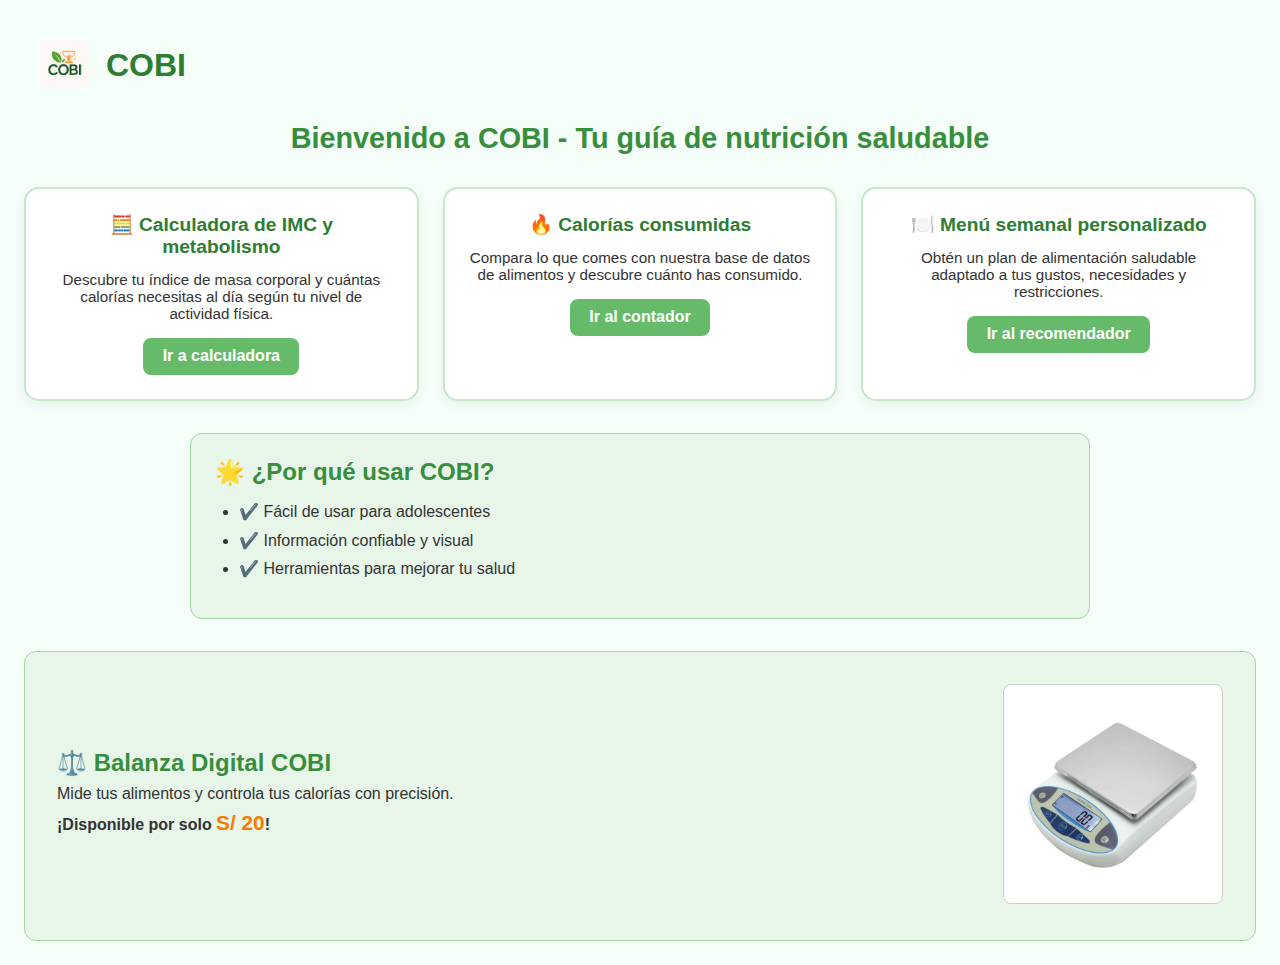
<file: index.html>
<!DOCTYPE html>
<html lang="es">
<head>
  <meta charset="UTF-8" />
  <meta name="viewport" content="width=device-width, initial-scale=1.0"/>
  <title>Inicio - COBI</title>
  <link rel="stylesheet" href="inicio.css" />
</head>
<body>

  <header class="cabecera-cobi">
    <img src="logo-cobi.png.png" alt="Logo COBI" class="logo-cobi" />
    <h1>COBI</h1>
  </header>

  <h2 class="titulo-principal">Bienvenido a COBI - Tu guía de nutrición saludable</h2>

  <section class="secciones">
    <div class="tarjeta">
      <h2>🧮 Calculadora de IMC y metabolismo</h2>
      <p>Descubre tu índice de masa corporal y cuántas calorías necesitas al día según tu nivel de actividad física.</p>
      <a href="calculadora_imc.html">Ir a calculadora</a>
    </div>

    <div class="tarjeta">
      <h2>🔥 Calorías consumidas</h2>
      <p>Compara lo que comes con nuestra base de datos de alimentos y descubre cuánto has consumido.</p>
      <a href="calorias_consumidas.html">Ir al contador</a>
    </div>

    <div class="tarjeta">
      <h2>🍽️ Menú semanal personalizado</h2>
      <p>Obtén un plan de alimentación saludable adaptado a tus gustos, necesidades y restricciones.</p>
      <a href="menu_semanal.html">Ir al recomendador</a>
    </div>
  </section>

  <section class="ventajas">
    <h2>🌟 ¿Por qué usar COBI?</h2>
    <ul>
      <li>✔️ Fácil de usar para adolescentes</li>
      <li>✔️ Información confiable y visual</li>
      <li>✔️ Herramientas para mejorar tu salud</li>
    </ul>
  </section>

  <!-- Nueva sección de balanza -->
  <section class="promo-balanza">
    <div class="balanza-texto">
      <h2>⚖️ Balanza Digital COBI</h2>
      <p>Mide tus alimentos y controla tus calorías con precisión.</p>
      <p><strong>¡Disponible por solo <span class="precio">S/ 20</span>!</strong></p>
    </div>
    <div class="balanza-imagen">
      <img src="balanza.png" alt="Balanza COBI" />
    </div>
  </section>

</body>
</html>
</file>
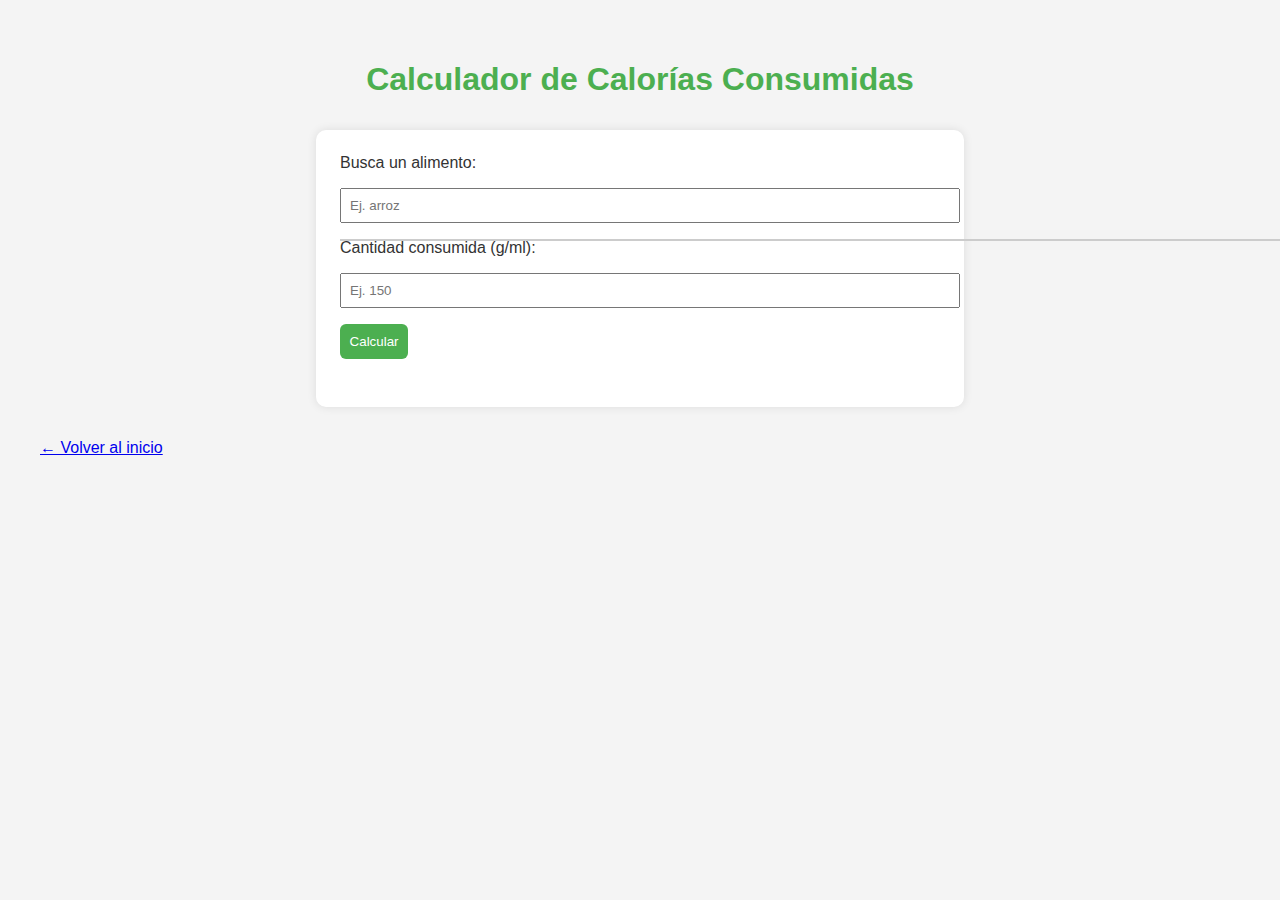
<file: calorias_consumidas.html>
<!DOCTYPE html>
<html lang="es">
<head>
  <meta charset="UTF-8">
  <meta name="viewport" content="width=device-width, initial-scale=1.0">
  <title>Calculador de Calorías - COBI</title>
  <style>
    body {
      font-family: "Segoe UI", sans-serif;
      background-color: #f4f4f4;
      padding: 2rem;
      color: #333;
    }

    h1 {
      text-align: center;
      color: #4caf50;
    }

    form {
      max-width: 600px;
      margin: 2rem auto;
      background: white;
      padding: 1.5rem;
      border-radius: 10px;
      box-shadow: 0 0 10px rgba(0,0,0,0.1);
    }

    label, input {
      display: block;
      width: 100%;
      margin-bottom: 1rem;
    }

    input[type="text"], input[type="number"] {
      padding: 0.5rem;
    }

    ul#sugerencias {
      list-style: none;
      padding: 0;
      margin: 0;
      background: white;
      border: 1px solid #ccc;
      max-height: 120px;
      overflow-y: auto;
      position: absolute;
      z-index: 1;
      width: calc(100% - 3rem);
    }

    ul#sugerencias li {
      padding: 0.5rem;
      cursor: pointer;
    }

    ul#sugerencias li:hover {
      background-color: #e0e0e0;
    }

    button {
      padding: 0.6rem;
      background-color: #4caf50;
      color: white;
      border: none;
      border-radius: 6px;
      cursor: pointer;
    }

    .resultado {
      text-align: center;
      margin-top: 1.5rem;
      font-weight: bold;
    }
  </style>
</head>
<body>
  <h1>Calculador de Calorías Consumidas</h1>

  <form id="formularioCalorias" autocomplete="off">
    <label for="alimento">Busca un alimento:</label>
    <input type="text" id="alimento" placeholder="Ej. arroz">
    <ul id="sugerencias"></ul>

    <label for="cantidad">Cantidad consumida (g/ml):</label>
    <input type="number" id="cantidad" required placeholder="Ej. 150">

    <button type="submit">Calcular</button>

    <div class="resultado" id="resultado"></div>
  </form>

  <script>
    let datosAlimentos = {};

    // Cargar el JSON
    fetch('alimentos.json')
      .then(res => res.json())
      .then(data => {
        datosAlimentos = data;
      });

    const alimentoInput = document.getElementById("alimento");
    const sugerencias = document.getElementById("sugerencias");

    alimentoInput.addEventListener("input", function () {
      const texto = this.value.toLowerCase();
      sugerencias.innerHTML = "";
      if (texto.length === 0) return;

      Object.keys(datosAlimentos).forEach(nombre => {
        if (nombre.includes(texto)) {
          const li = document.createElement("li");
          li.textContent = nombre;
          li.onclick = () => {
            alimentoInput.value = nombre;
            sugerencias.innerHTML = "";
          };
          sugerencias.appendChild(li);
        }
      });
    });

    document.getElementById("formularioCalorias").addEventListener("submit", function (e) {
      e.preventDefault();
      const nombre = alimentoInput.value.toLowerCase();
      const cantidad = parseFloat(document.getElementById("cantidad").value);

      if (!datosAlimentos[nombre]) {
        document.getElementById("resultado").innerText = "Alimento no encontrado.";
        return;
      }

      const calorias = (cantidad * datosAlimentos[nombre]) / 100;
      document.getElementById("resultado").innerText = 
        `Has consumido aproximadamente ${calorias.toFixed(2)} calorías de ${nombre}.`;
    });
  </script>
  <div class="volver">
  <a href="index.html">← Volver al inicio</a>
</div>
</body>
</html>
</file>
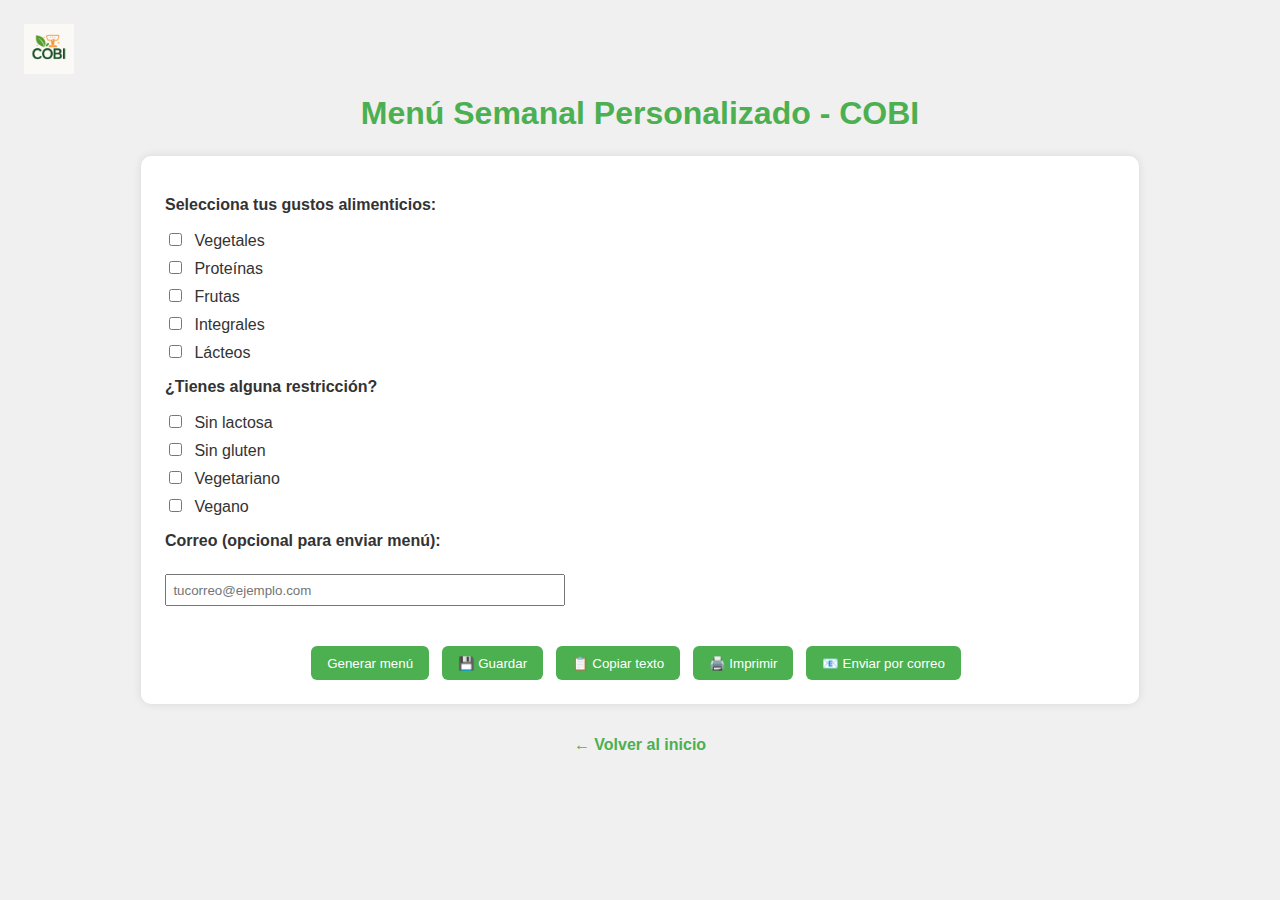
<file: menu_semanal.html>
<html lang="es">
<head>
  <meta charset="UTF-8" />
  <title>Menú Semanal Personalizado - COBI</title>
  <meta name="viewport" content="width=device-width, initial-scale=1.0" />
  <link rel="stylesheet" href="estilos.css" />
  <style>
    #resultadoMenu {
      display: none;
    }
  </style>
</head>
<body>
  <header class="header-cobi">
    <img src="logo-cobi.png.png" alt="Logo COBI" class="logo-cobi">
    <h1>Menú Semanal Personalizado - COBI</h1>
  </header>

  <form id="formMenu">
    <p><strong>Selecciona tus gustos alimenticios:</strong></p>
    <label><input type="checkbox" name="gustos" value="vegetales"> Vegetales</label>
    <label><input type="checkbox" name="gustos" value="proteinas"> Proteínas</label>
    <label><input type="checkbox" name="gustos" value="frutas"> Frutas</label>
    <label><input type="checkbox" name="gustos" value="integrales"> Integrales</label>
    <label><input type="checkbox" name="gustos" value="lacteos"> Lácteos</label>

    <p><strong>¿Tienes alguna restricción?</strong></p>
    <label><input type="checkbox" name="restricciones" value="sin_lactosa"> Sin lactosa</label>
    <label><input type="checkbox" name="restricciones" value="sin_gluten"> Sin gluten</label>
    <label><input type="checkbox" name="restricciones" value="vegetariano"> Vegetariano</label>
    <label><input type="checkbox" name="restricciones" value="vegano"> Vegano</label>

    <p><strong>Correo (opcional para enviar menú):</strong></p>
    <input type="email" id="correo" placeholder="tucorreo@ejemplo.com" style="width: 100%; max-width: 400px; padding: 0.4rem; margin-top: 0.5rem;" />

    <div class="acciones">
      <button type="submit">Generar menú</button>
      <button type="button" id="guardarBtn">💾 Guardar</button>
      <button type="button" id="copiarBtn">📋 Copiar texto</button>
      <button type="button" id="descargarBtn">🖨️ Imprimir</button>
      <button type="button" id="enviarBtn">📧 Enviar por correo</button>
    </div>
  </form>

  <div class="resultado" id="resultadoMenu"></div>

  <div class="volver">
    <a href="index.html">← Volver al inicio</a>
  </div>

  <script src="menu-cobi.js"></script>
  <script src="https://cdn.emailjs.com/dist/email.min.js"></script>
  <script>
    (function() {
      emailjs.init("user_7LNZ17eIMJzHrwA86");
    })();

    // Mostrar el resultado solo al generar el menú
    document.getElementById("formMenu").addEventListener("submit", () => {
      document.getElementById("resultadoMenu").style.display = "block";
    });
  </script>
</body>
</html>
</file>
<file: estilos.css>
body {
  font-family: "Segoe UI", sans-serif;
  padding: 1rem;
  background-color: #f0f0f0;
  color: #333;
}
header.cabecera-cobi h1 {
  color: #2e7d32;
  font-size: 2rem;
}

.logo-cobi {
  height: 50px;
  width: auto;
}

h1 {
  text-align: center;
  color: #4caf50;
}

form,
.resultado {
  max-width: 950px;
  margin: 1.5rem auto;
  background: white;
  padding: 1.5rem;
  border-radius: 10px;
  box-shadow: 0 0 10px rgba(0, 0, 0, 0.1);
}

label {
  display: block;
  margin-top: 0.5rem;
}

input[type="checkbox"],
input[type="email"] {
  margin-right: 0.5rem;
}

button {
  margin-top: 1rem;
  margin-right: 0.5rem;
  padding: 0.6rem 1rem;
  background-color: #4caf50;
  color: white;
  border: none;
  border-radius: 6px;
  cursor: pointer;
}

button:hover {
  background-color: #388e3c;
}

.regenerar-btn {
  font-size: 0.8rem;
  padding: 0.4rem 0.8rem;
  margin-top: 0.3rem;
  background-color: #ff9800;
  border: none;
  border-radius: 5px;
  color: white;
  cursor: pointer;
}

.regenerar-btn:hover {
  background-color: #f57c00;
}

table {
  width: 100%;
  margin-top: 1rem;
  border-collapse: collapse;
  font-size: 0.95rem;
}

th,
td {
  border: 1px solid #ccc;
  padding: 0.8rem;
  text-align: left;
}

th {
  background-color: #e8f5e9;
}

.acciones {
  text-align: center;
  margin-top: 1.5rem;
}

.volver {
  text-align: center;
  margin-top: 2rem;
}

.volver a {
  text-decoration: none;
  color: #4caf50;
  font-weight: bold;
}

@media screen and (max-width: 600px) {
  table,
  thead,
  tbody,
  th,
  td,
  tr {
    display: block;
  }

  th,
  td {
    padding: 0.5rem;
    text-align: left;
    border: none;
    border-bottom: 1px solid #ccc;
  }

  tr {
    margin-bottom: 1rem;
    background: #f9f9f9;
    border-radius: 10px;
    padding: 0.5rem;
  }

  .regenerar-btn {
    display: block;
    margin: 0.5rem auto;
  }
}
</file>
<file: inicio.css>
/* Reset básico */
* {
  box-sizing: border-box;
  margin: 0;
  padding: 0;
}

body {
  font-family: "Segoe UI", sans-serif;
  background: #f4fdf8;
  color: #333;
  padding: 1.5rem;
}

/* Cabecera */
header.cabecera-cobi {
  display: flex;
  align-items: center;
  gap: 1rem;
  padding: 1rem;
}

header.cabecera-cobi h1 {
  color: #2e7d32;
  font-size: 2rem;
}

.logo-cobi {
  height: 50px;
  width: auto;
}

/* Título principal */
.titulo-principal {
  text-align: center;
  font-size: 1.8rem;
  margin-top: 1rem;
  margin-bottom: 1rem;
  color: #388e3c;
}

/* Contenedor de tarjetas */
.secciones {
  display: grid;
  grid-template-columns: repeat(auto-fit, minmax(250px, 1fr));
  gap: 1.5rem;
  margin-top: 2rem;
}

/* Tarjetas de menú */
.tarjeta {
  background-color: #ffffff;
  border: 2px solid #c8e6c9;
  border-radius: 15px;
  padding: 1.5rem;
  box-shadow: 0 4px 12px rgba(0,0,0,0.05);
  transition: transform 0.2s ease, box-shadow 0.2s ease;
  text-align: center;
}

.tarjeta:hover {
  transform: translateY(-5px);
  box-shadow: 0 6px 14px rgba(0,0,0,0.15);
}

.tarjeta h2 {
  font-size: 1.2rem;
  margin-bottom: 0.8rem;
  color: #2e7d32;
}

.tarjeta p {
  font-size: 0.95rem;
  margin-bottom: 1rem;
}

.tarjeta a {
  display: inline-block;
  text-decoration: none;
  background: #66bb6a;
  color: white;
  padding: 0.6rem 1.2rem;
  border-radius: 8px;
  font-weight: bold;
}

.tarjeta a:hover {
  background: #43a047;
}

/* Ventajas y balanza */
.ventajas {
  max-width: 900px;
  margin: 2rem auto;
  padding: 1.5rem;
  background: #e8f5e9;
  border: 1px solid #a5d6a7;
  border-radius: 12px;
}

.ventajas h2 {
  color: #388e3c;
  margin-bottom: 1rem;
}

.ventajas ul {
  margin-left: 1.5rem;
  margin-bottom: 1rem;
}

.ventajas li {
  margin-bottom: 0.6rem;
}

.ventajas .precio-balanza {
  background: #fffde7;
  border: 1px solid #fdd835;
  padding: 1rem;
  border-radius: 10px;
  margin-top: 1rem;
  text-align: center;
}

.ventajas .precio-balanza strong {
  font-size: 1.2rem;
  color: #fbc02d;
}

/* Responsive ajuste cabecera */
@media screen and (max-width: 600px) {
  header.cabecera-cobi {
    flex-direction: column;
    text-align: center;
  }
}
.promo-balanza {
  display: flex;
  align-items: center;
  justify-content: space-between;
  background: #e8f5e9;
  border: 1px solid #a5d6a7;
  padding: 2rem;
  border-radius: 12px;
  margin-top: 2rem;
  gap: 2rem;
  flex-wrap: wrap;
}

.balanza-texto {
  flex: 1;
  min-width: 240px;
}

.balanza-texto h2 {
  color: #388e3c;
  margin-bottom: 0.5rem;
}

.balanza-texto p {
  font-size: 1rem;
  margin-bottom: 0.5rem;
}

.precio {
  color: #f57c00;
  font-size: 1.3rem;
}

.balanza-imagen img {
  max-width: 220px;
  height: auto;
  border-radius: 8px;
  border: 1px solid #ccc;
}
</file>
